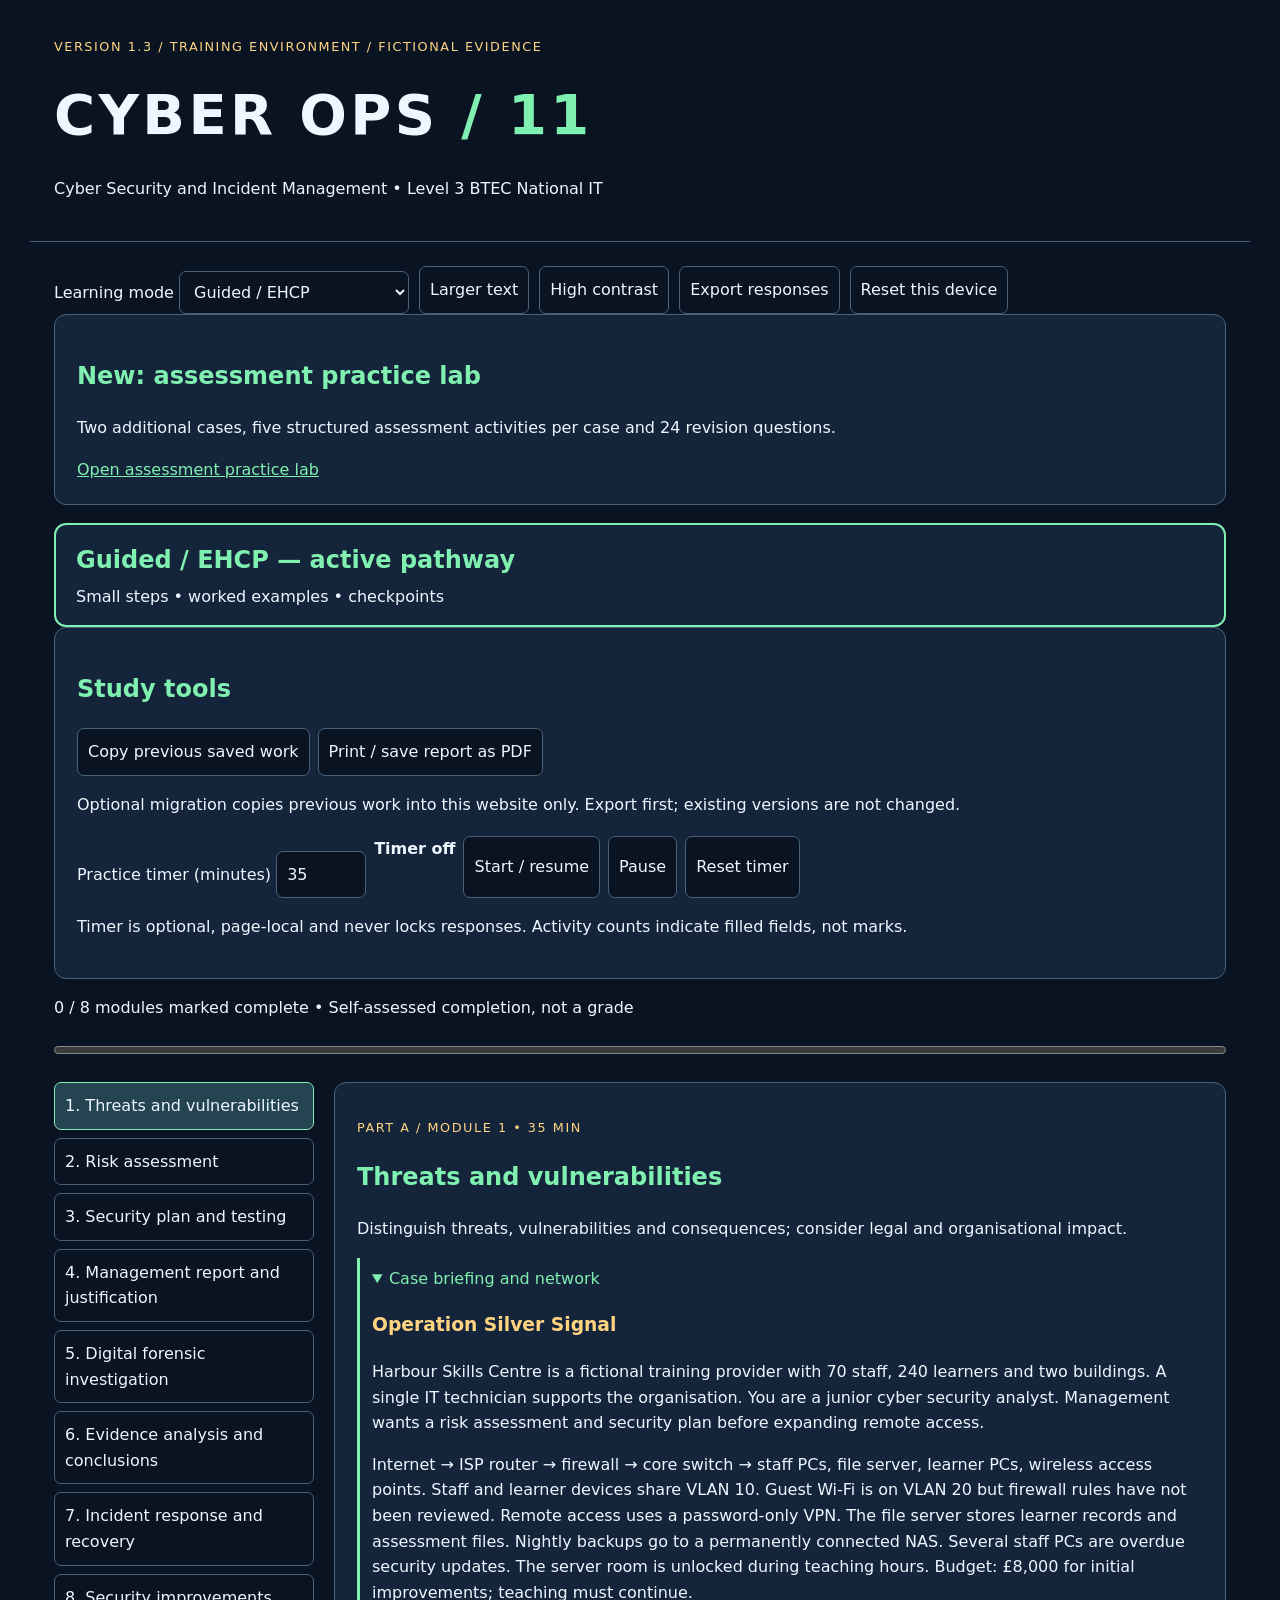
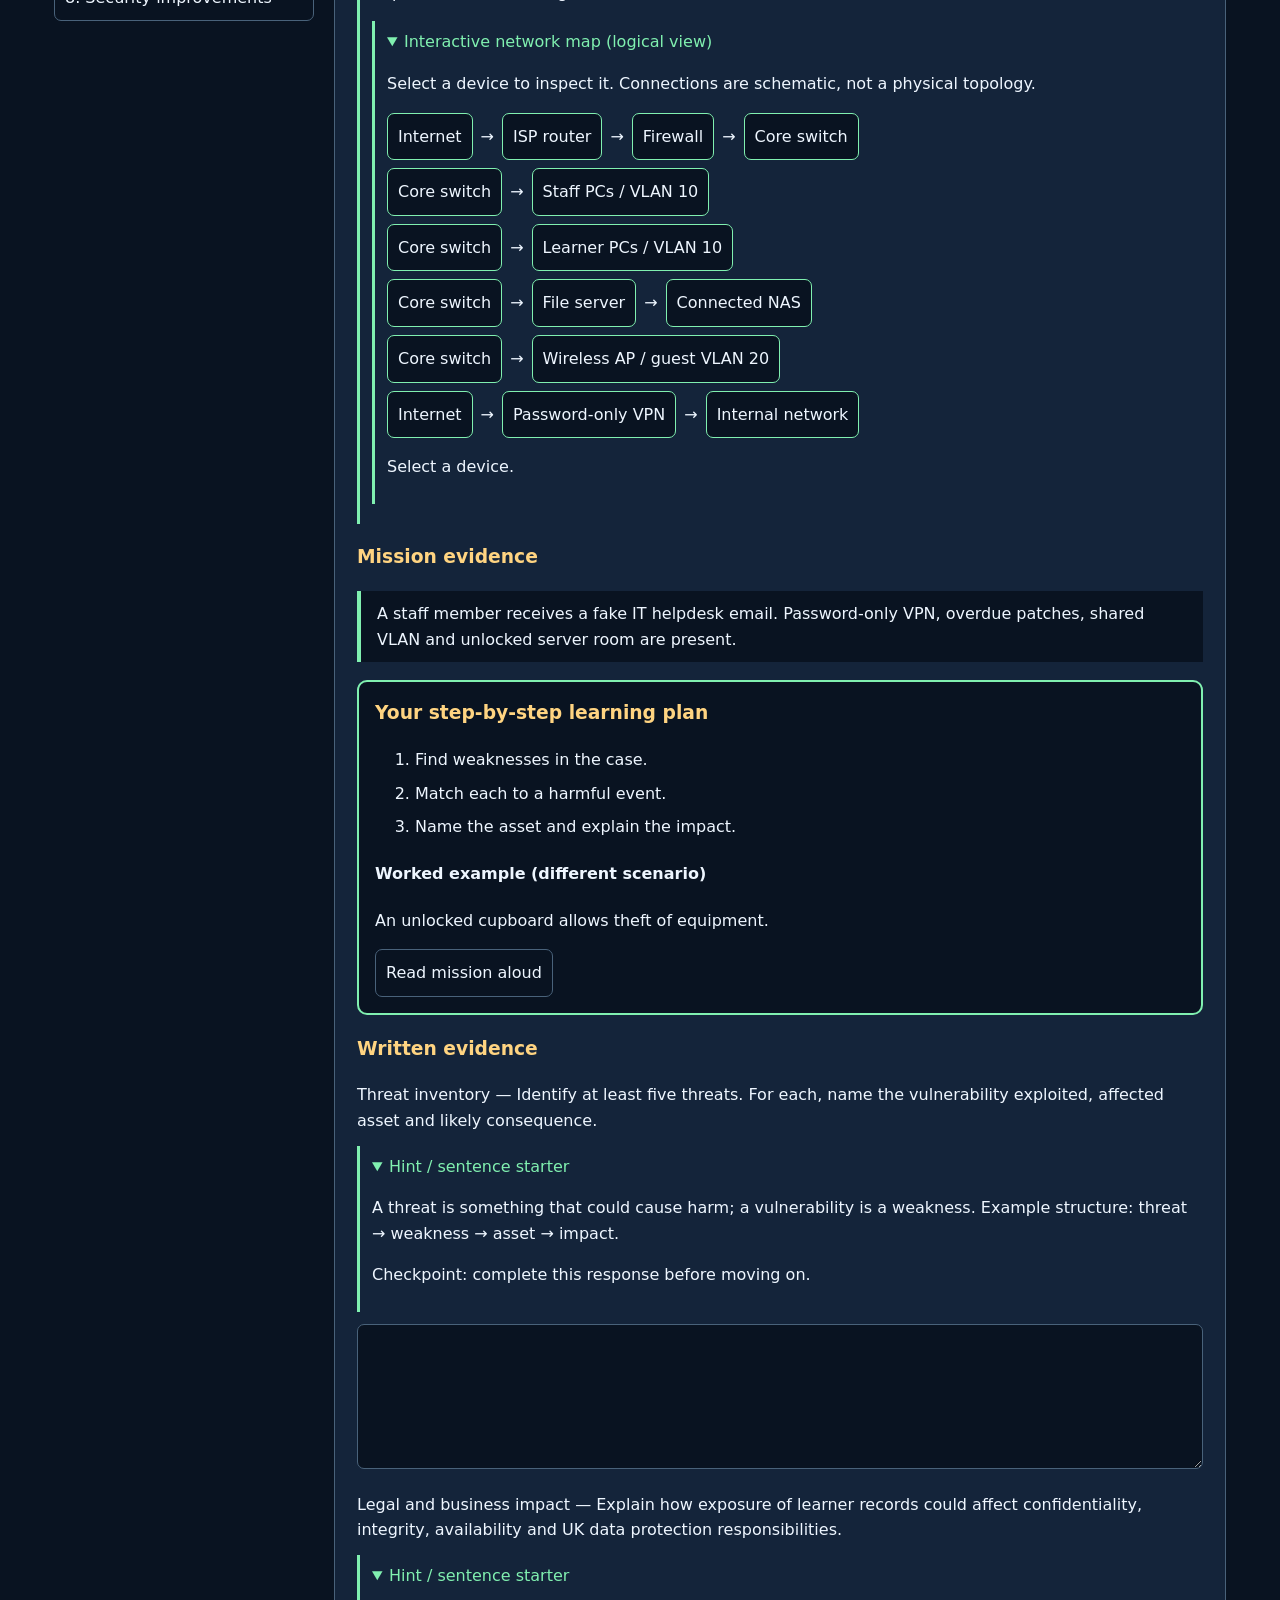
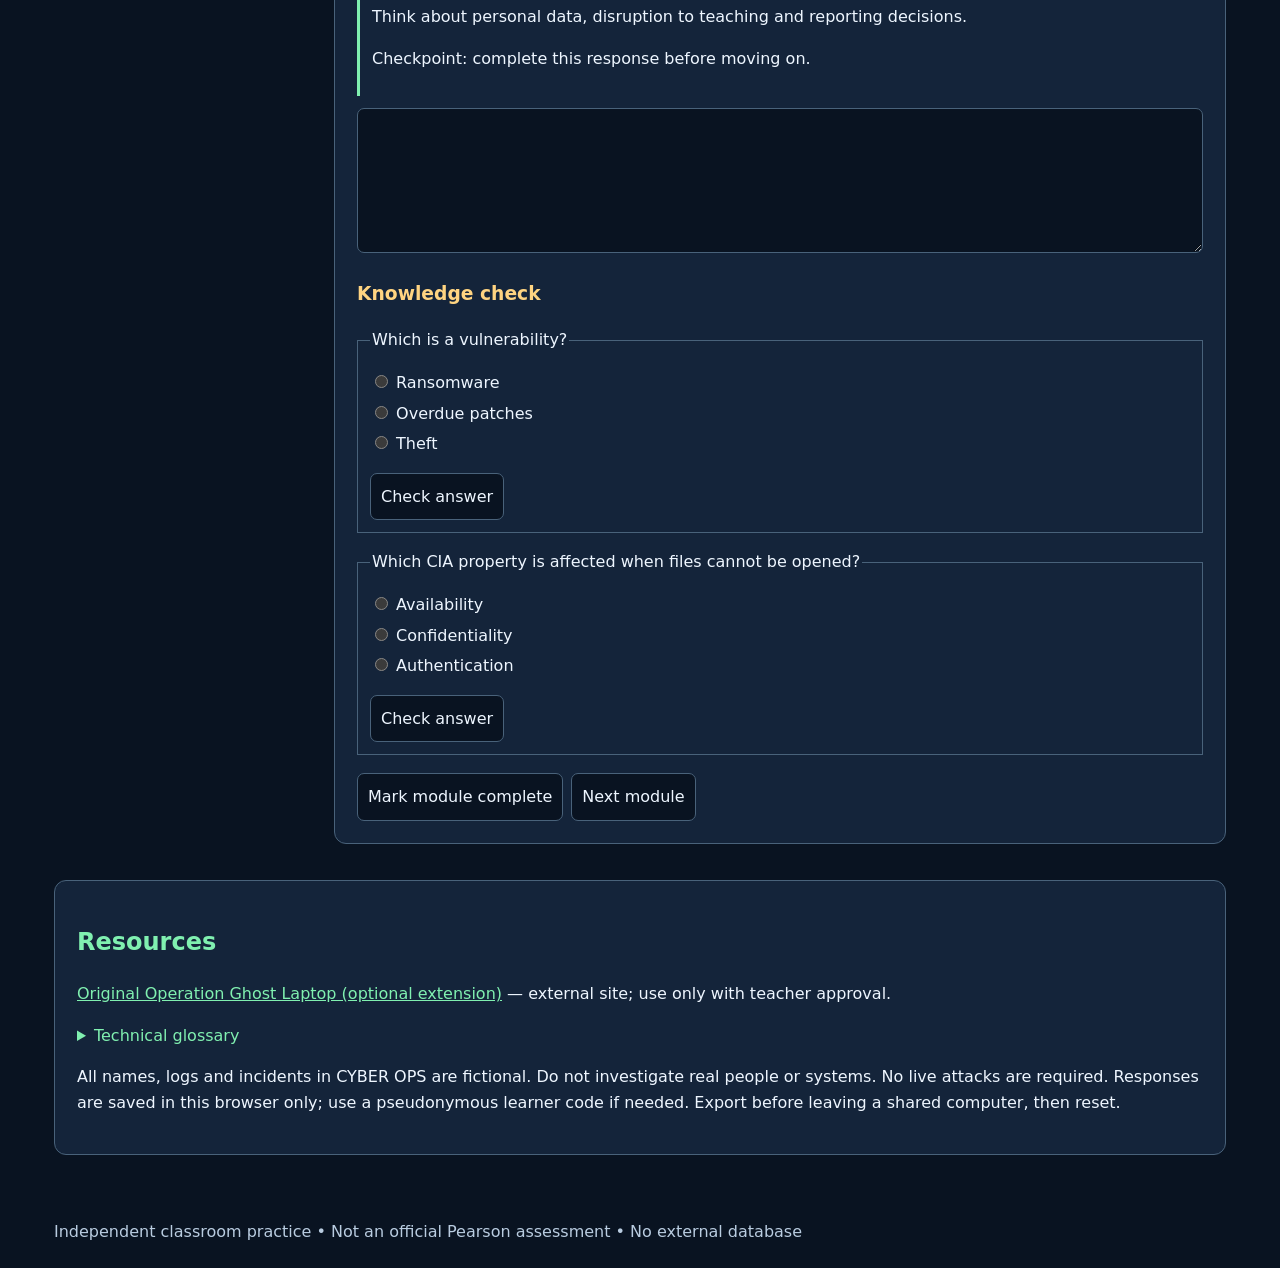
<file: index.html>
<!doctype html><html lang="en-GB"><head><meta charset="utf-8"><meta name="viewport" content="width=device-width,initial-scale=1"><title>CYBER OPS | Unit 11</title><link rel="stylesheet" href="style.css?v=1.3"><script defer src="content.js?v=1.3"></script><script defer src="enhancements.js?v=1.3"></script><script defer src="app.js?v=1.3"></script></head><body><a class="skip" href="#mission">Skip to mission</a><header><p class="eyebrow">VERSION 1.3 / TRAINING ENVIRONMENT / FICTIONAL EVIDENCE</p><h1>CYBER OPS <span> / 11</span></h1><p>Cyber Security and Incident Management • Level 3 BTEC National IT</p></header><main><div class="toolbar"><label>Learning mode <select id="mode"><option value="guided">Guided / EHCP</option><option value="esol">ESOL language support</option><option value="standard">Independent practice</option><option value="exam">Exam-style practice</option></select></label><button id="font">Larger text</button><button id="contrast">High contrast</button><button id="export">Export responses</button><button id="reset">Reset this device</button></div><section class="panel"><h2>New: assessment practice lab</h2><p>Two additional cases, five structured assessment activities per case and 24 revision questions.</p><a href="practice.html">Open assessment practice lab</a></section><section id="pathway" class="pathway" aria-live="polite"></section><section class="panel" id="upgrade-tools"><h2>Study tools</h2><div class="actions"><button id="migrate">Copy previous saved work</button><button id="print-report">Print / save report as PDF</button></div><p>Optional migration copies previous work into this website only. Export first; existing versions are not changed.</p></section><p id="status" role="status"></p><p id="progress"></p><progress id="bar" max="8" value="0"></progress><div class="layout"><nav id="nav" aria-label="Modules"></nav><article id="mission" tabindex="-1"></article></div><section class="panel"><h2>Resources</h2><p><a href="https://pghub2022.github.io/operation-ghost-laptop/">Original Operation Ghost Laptop (optional extension)</a> — external site; use only with teacher approval.</p><details><summary>Technical glossary</summary><dl id="glossary"></dl></details><p>All names, logs and incidents in CYBER OPS are fictional. Do not investigate real people or systems. No live attacks are required. Responses are saved in this browser only; use a pseudonymous learner code if needed. Export before leaving a shared computer, then reset.</p></section></main><footer>Independent classroom practice • Not an official Pearson assessment • No external database</footer></body></html>
</file>
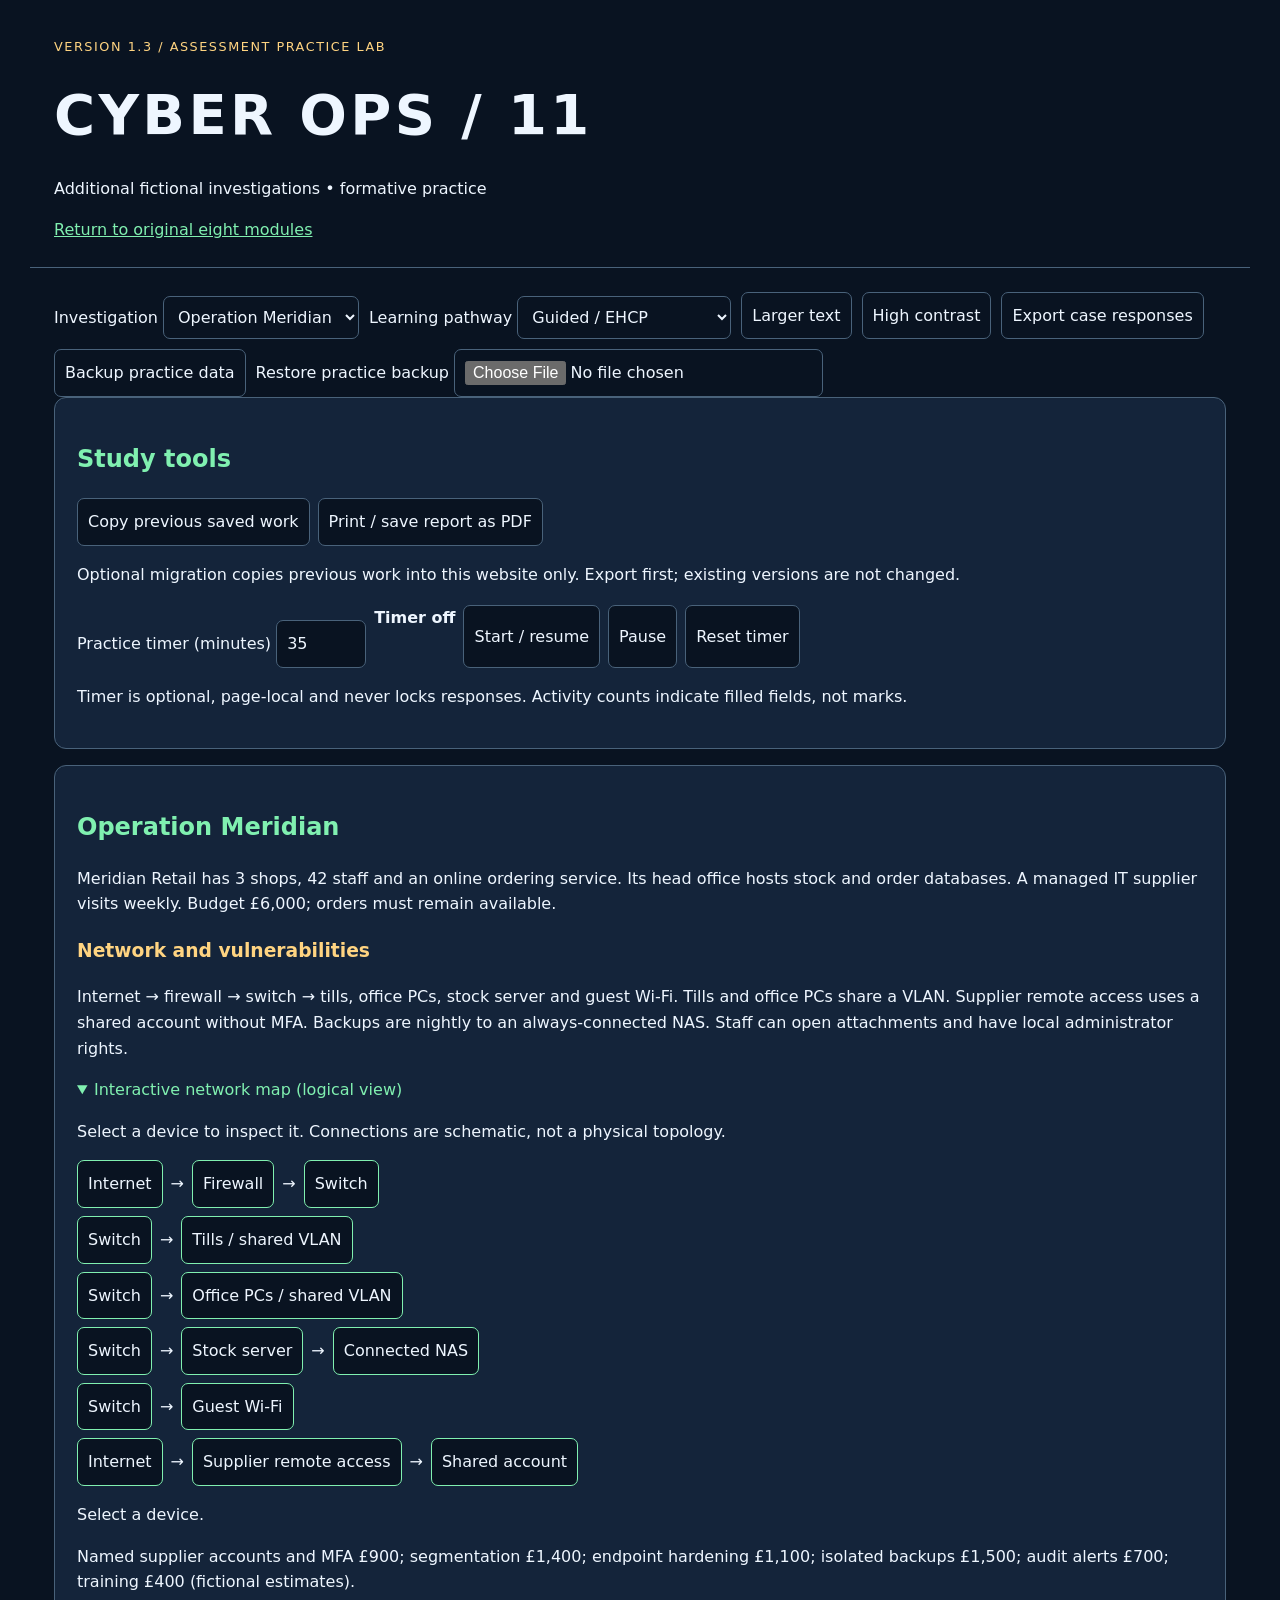
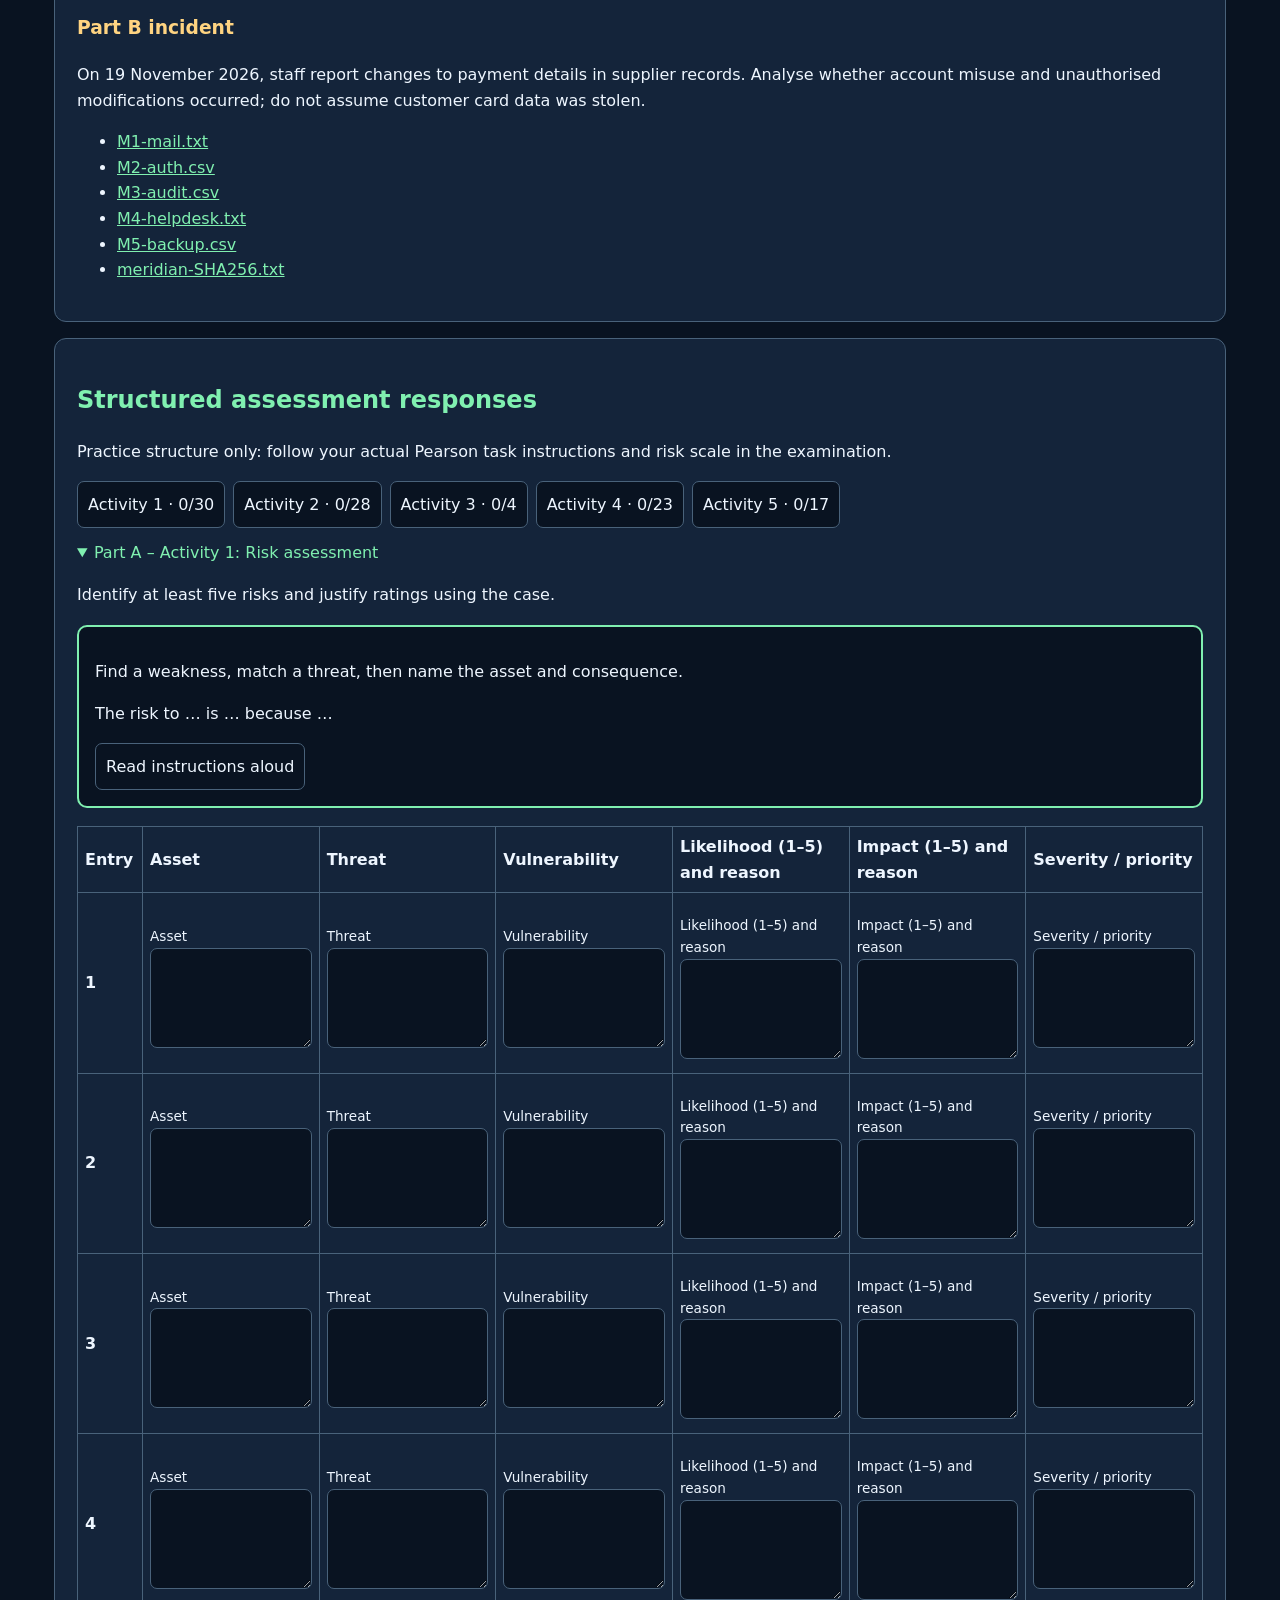
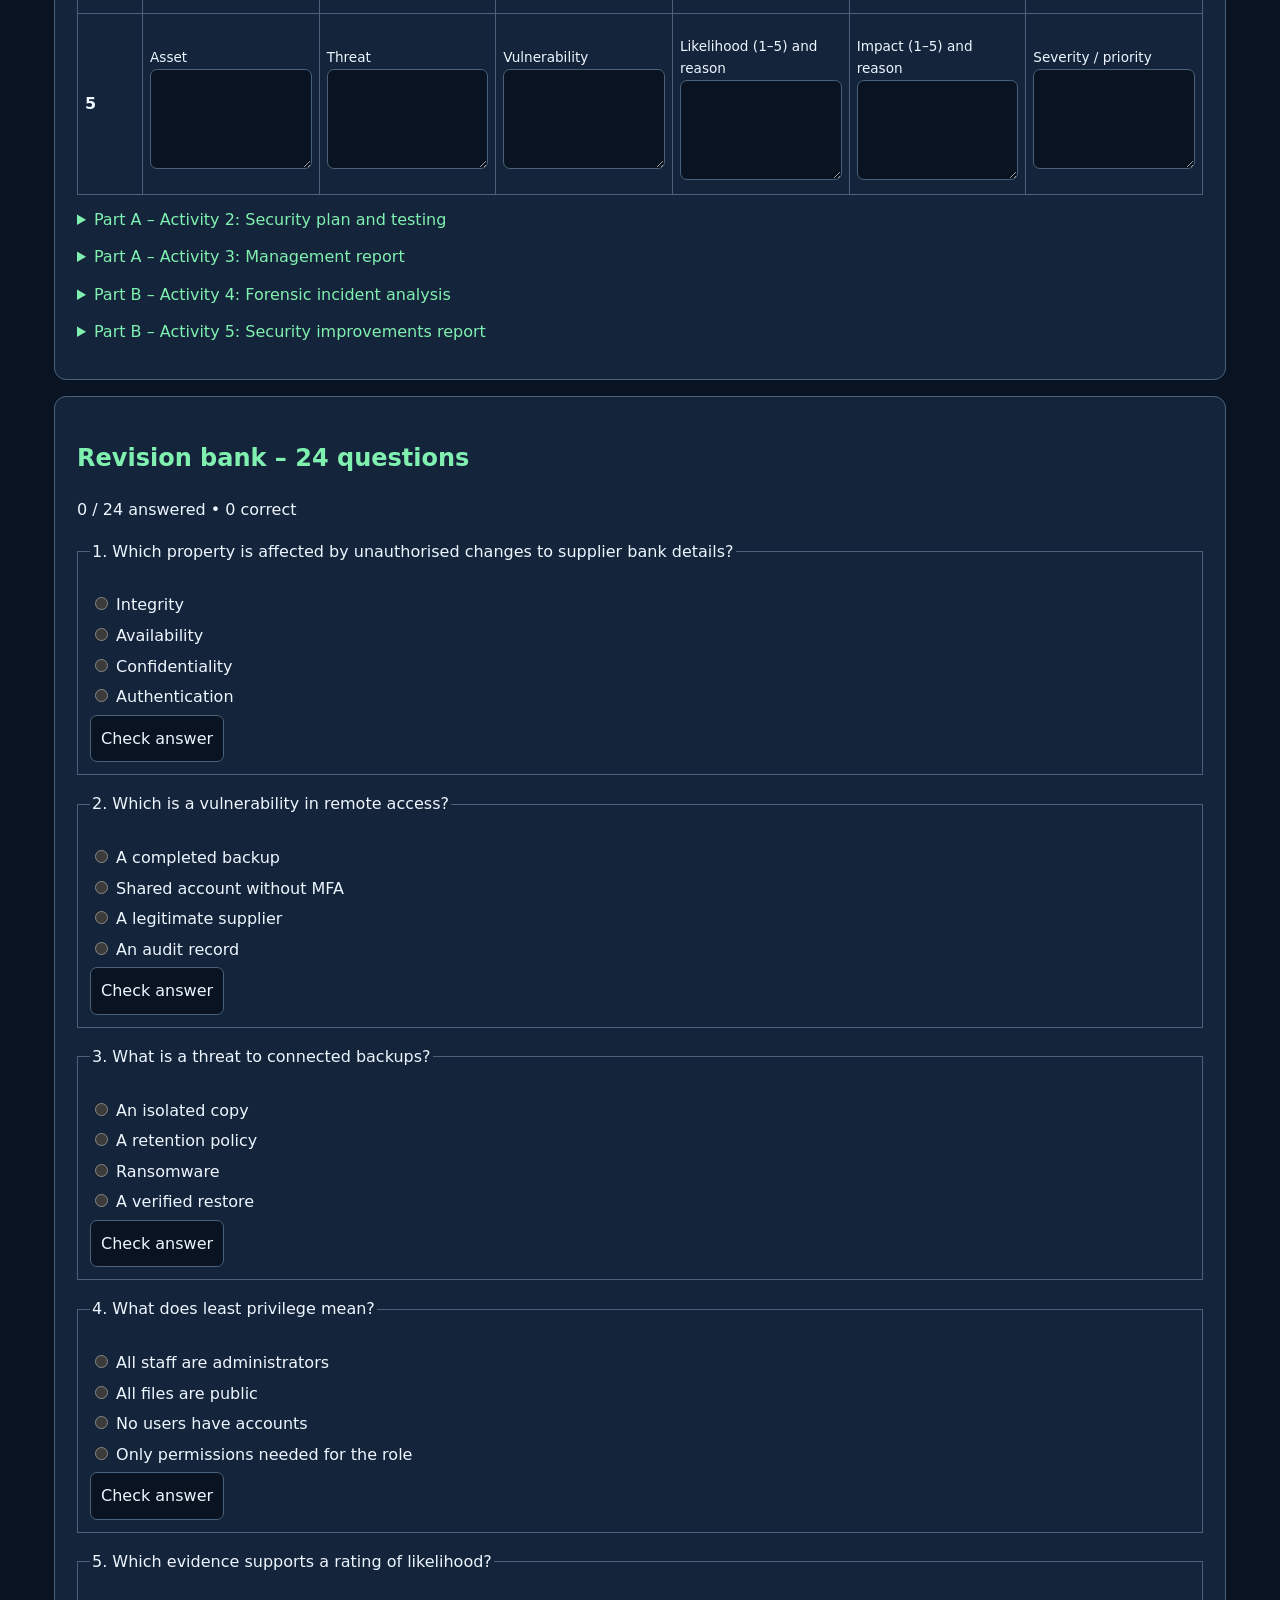
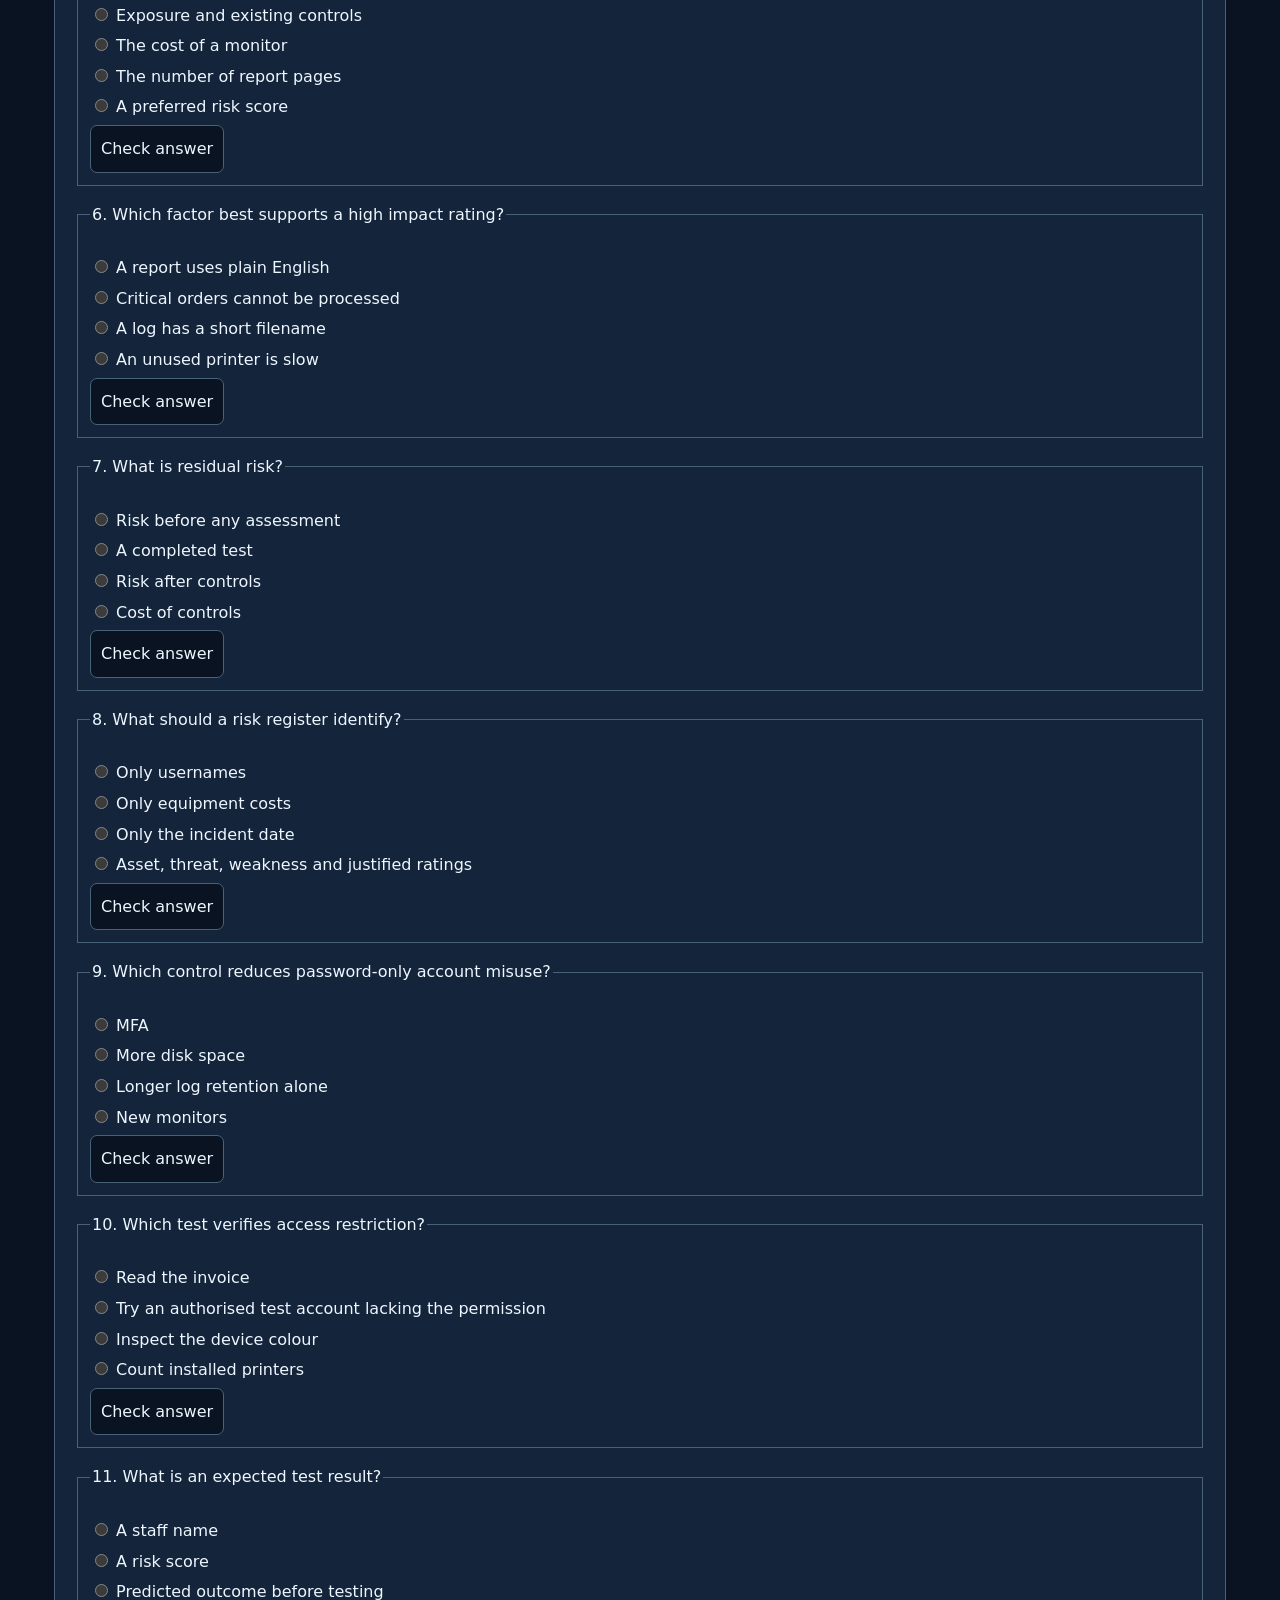
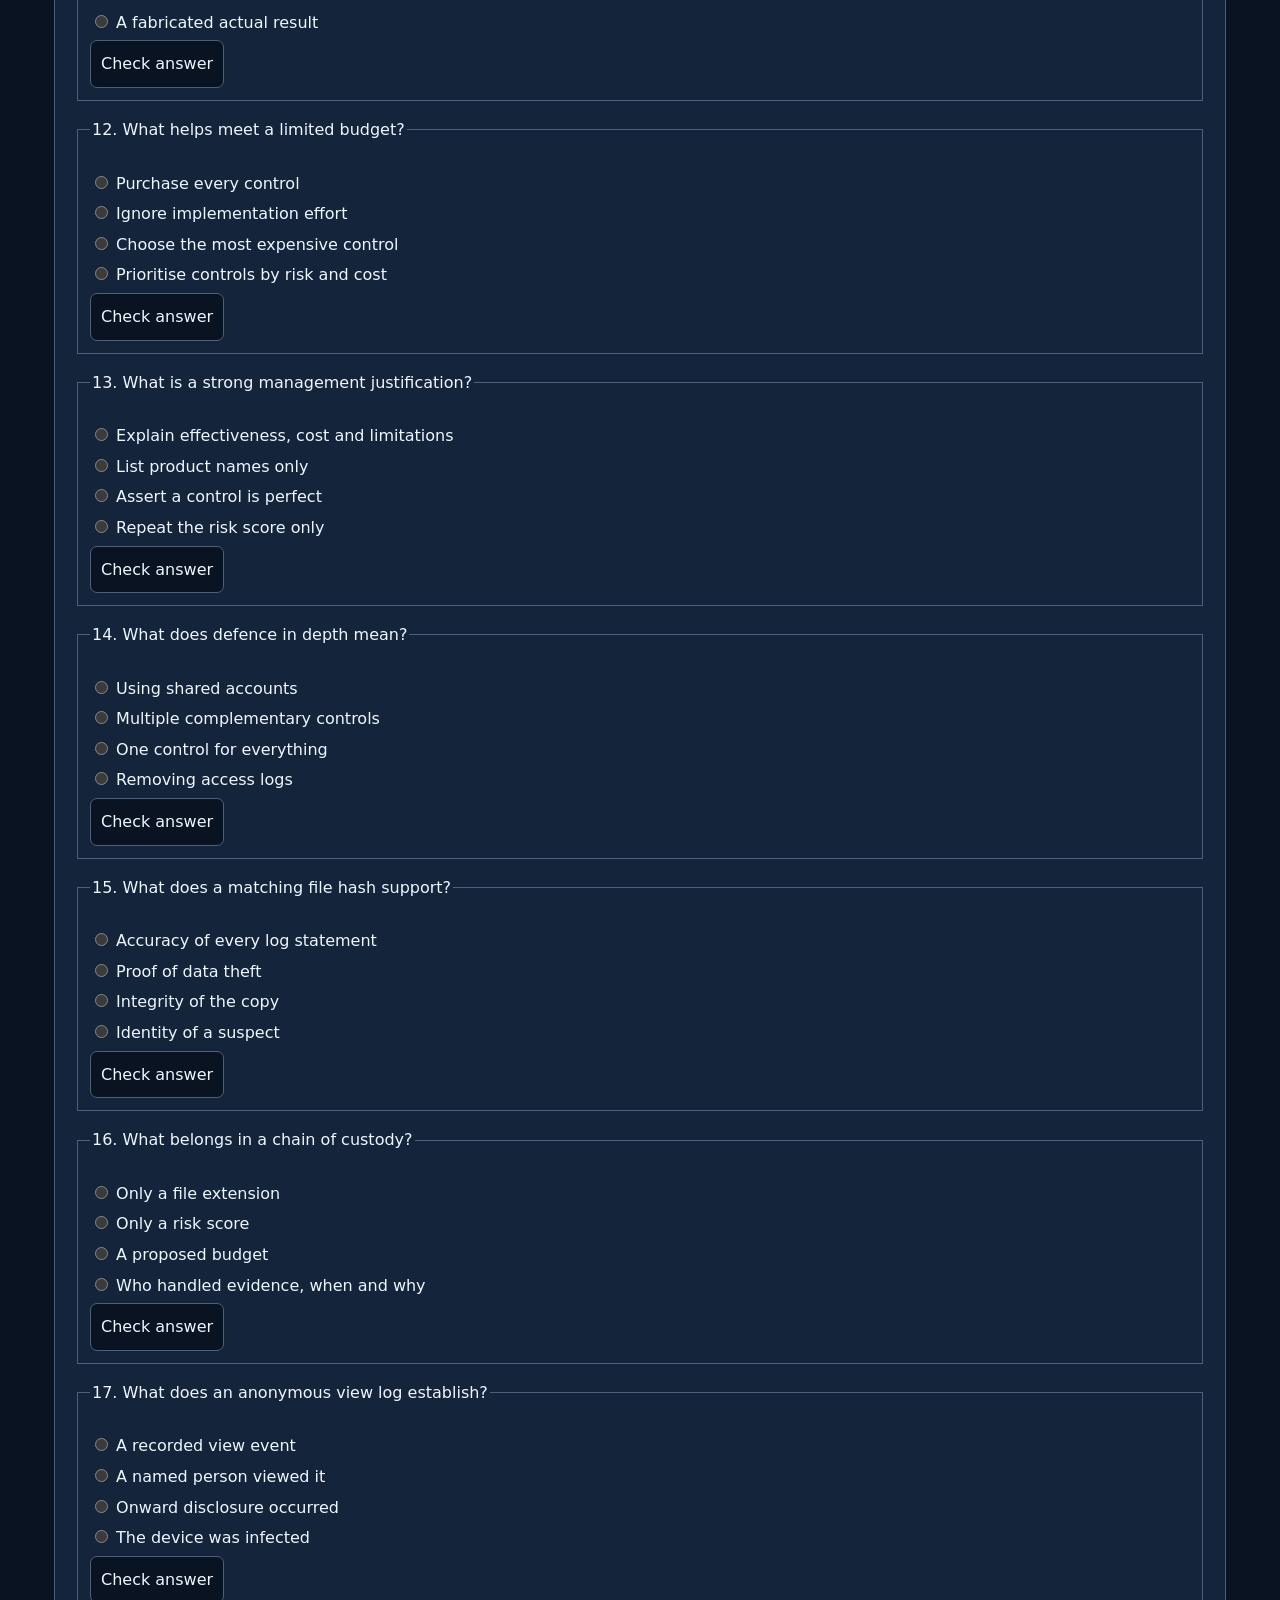
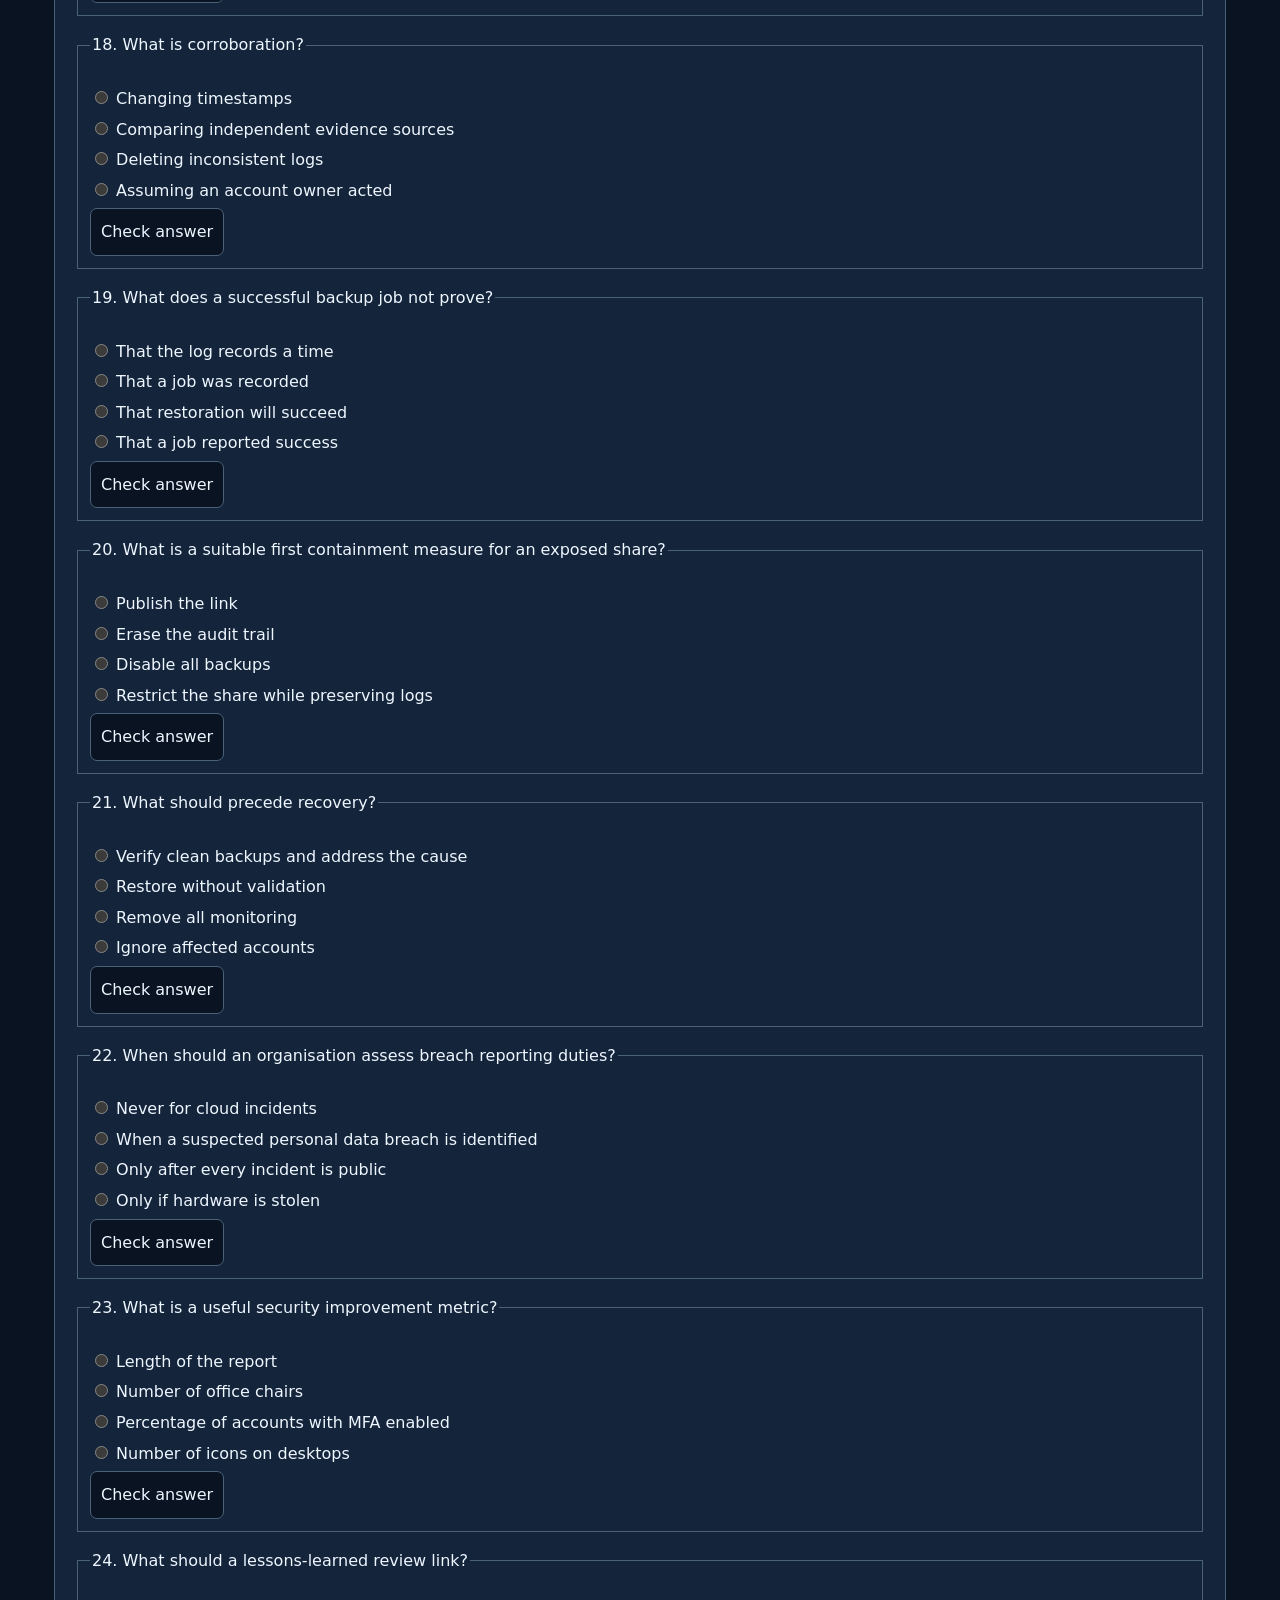
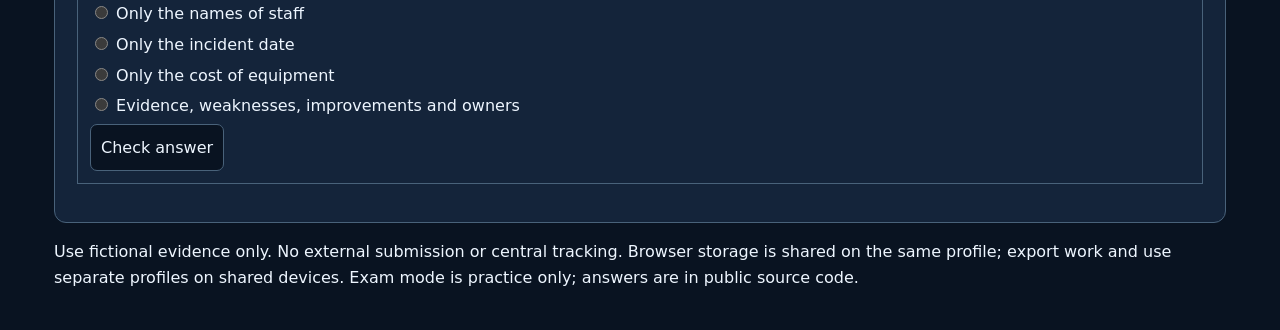
<file: practice.html>
<!doctype html><html lang="en-GB"><head><meta charset="utf-8"><meta name="viewport" content="width=device-width,initial-scale=1"><title>CYBER OPS | Practice lab</title><link rel="stylesheet" href="style.css?v=1.3"><script defer src="practice-data.js?v=1.3"></script><script defer src="enhancements.js?v=1.3"></script><script defer src="practice.js?v=1.3"></script></head><body><a class="skip" href="#work">Skip to activities</a><header><p class="eyebrow">VERSION 1.3 / ASSESSMENT PRACTICE LAB</p><h1>CYBER OPS / 11</h1><p>Additional fictional investigations • formative practice</p><a href="index.html">Return to original eight modules</a></header><main><div class="toolbar"><label>Investigation <select id="case"></select></label><label>Learning pathway <select id="path"><option value="guided">Guided / EHCP</option><option value="esol">ESOL support</option><option value="standard">Independent practice</option><option value="exam">Exam-style practice</option></select></label><button id="large">Larger text</button><button id="contrast">High contrast</button><button id="export">Export case responses</button><button id="backup">Backup practice data</button><label>Restore practice backup <input type="file" id="restore" accept=".json"></label></div><section class="panel" id="upgrade-tools"><h2>Study tools</h2><div class="actions"><button id="migrate">Copy previous saved work</button><button id="print-report">Print / save report as PDF</button></div><p>Optional migration copies previous work into this website only. Export first; existing versions are not changed.</p></section><p id="status" role="status"></p><section id="brief" class="panel"></section><section id="work" class="panel"></section><section id="revision" class="panel"></section><p>Use fictional evidence only. No external submission or central tracking. Browser storage is shared on the same profile; export work and use separate profiles on shared devices. Exam mode is practice only; answers are in public source code.</p></main></body></html>
</file>
<file: style.css>
:root{color-scheme:dark;--bg:#091321;--panel:#14243a;--ink:#eef6ff;--muted:#b9cce0;--accent:#70ead4;--line:#49627a;--gold:#ffd481}*{box-sizing:border-box}body{margin:0;background:var(--bg);color:var(--ink);font:1rem/1.6 system-ui,sans-serif}body.large{font-size:1.25rem}body.contrast{--bg:#000;--panel:#111;--ink:#fff;--muted:#fff;--accent:#8affed;--line:#fff;--gold:#ffec73}header,main,footer{max-width:1220px;margin:auto;padding:24px}header{border-bottom:1px solid var(--line)}h1{font-size:clamp(2rem,5vw,3.5rem);margin:0;letter-spacing:.06em}h1 span,h2,a{color:var(--accent)}h3,.eyebrow{color:var(--gold)}.eyebrow{letter-spacing:.12em;font-size:.8em}button,select,input,textarea{font:inherit;color:var(--ink);background:var(--bg);border:1px solid var(--line);border-radius:7px;padding:10px}button{cursor:pointer}button:hover,button[aria-current=true]{border-color:var(--accent);background:#244452}button:focus-visible,a:focus-visible,input:focus-visible,textarea:focus-visible,select:focus-visible,summary:focus-visible{outline:3px solid var(--gold);outline-offset:3px}.toolbar{display:flex;flex-wrap:wrap;gap:10px;align-items:end}.toolbar label{margin:0}label{display:block;margin-top:15px}textarea{width:100%;min-height:110px;resize:vertical}input[type=number]{width:90px}nav{display:flex;flex-direction:column;gap:8px}nav button{text-align:left}.layout{display:grid;grid-template-columns:260px minmax(0,1fr);gap:20px;margin:20px 0}.panel,article{background:var(--panel);border:1px solid var(--line);border-radius:12px;padding:22px;margin-bottom:16px}.evidence{border-left:4px solid var(--accent);padding:10px 16px;background:var(--bg);white-space:pre-wrap;overflow-wrap:anywhere}.muted,footer{color:var(--muted)}progress{width:100%;accent-color:var(--accent)}fieldset{border:1px solid var(--line);margin:16px 0;padding:12px}fieldset label{margin:5px 0}details{margin:12px 0}summary{cursor:pointer;color:var(--accent)}.skip{position:absolute;left:-10000px}.skip:focus{left:10px;top:10px;background:var(--bg);padding:10px}table{border-collapse:collapse;width:100%}td,th{padding:7px;border:1px solid var(--line);text-align:left}.scroll{overflow:auto}.actions{display:flex;gap:8px;flex-wrap:wrap;margin-top:18px} @media(max-width:760px){.layout{grid-template-columns:1fr}nav{display:grid;grid-template-columns:repeat(2,minmax(0,1fr))}header,main{padding:12px}}@media print{header,.toolbar,nav,footer,.actions,.skip{display:none}body,article,.panel{background:white;color:black}.layout{display:block}h2,h3,a{color:black}}

.pathway{border:2px solid var(--accent);border-radius:12px;padding:12px 20px;margin-top:18px;background:var(--panel)}.pathway h2,.pathway p{margin:4px 0}.learning-support{border:2px solid var(--accent);border-radius:10px;padding:16px;margin:18px 0;background:var(--bg)}body[data-mode=guided]:not(.contrast){--accent:#80f0b0}body[data-mode=esol]:not(.contrast){--accent:#8bcfff}body[data-mode=standard]:not(.contrast){--accent:#cbb6ff}body[data-mode=exam]:not(.contrast){--accent:#ffda8a}body[data-mode=guided] article details,body[data-mode=esol] article details{border-left:3px solid var(--accent);padding:8px 12px}body[data-mode=guided] article textarea,body[data-mode=esol] article textarea{min-height:145px}.learning-support li{margin:8px 0}.learning-support h3{margin-top:0}
.network-map{display:grid;gap:8px}.network-path,.activity-nav{display:flex;flex-wrap:wrap;align-items:center;gap:8px}.network-path button{border-color:var(--accent)}.activity-nav{margin:12px 0}.entry-table{min-width:1000px;table-layout:fixed}.entry-table th:first-child{width:65px}.entry-table textarea{min-height:100px;padding:6px}.entry-table label{font-size:.85em}#print-output{display:none}@media print{body>*:not(#print-output){display:none!important}#print-output{display:block!important;color:#000;background:#fff;padding:12px}#print-output pre{white-space:pre-wrap;overflow-wrap:anywhere;font:11pt/1.5 system-ui}#print-output h1{font-size:20pt}}
</file>
